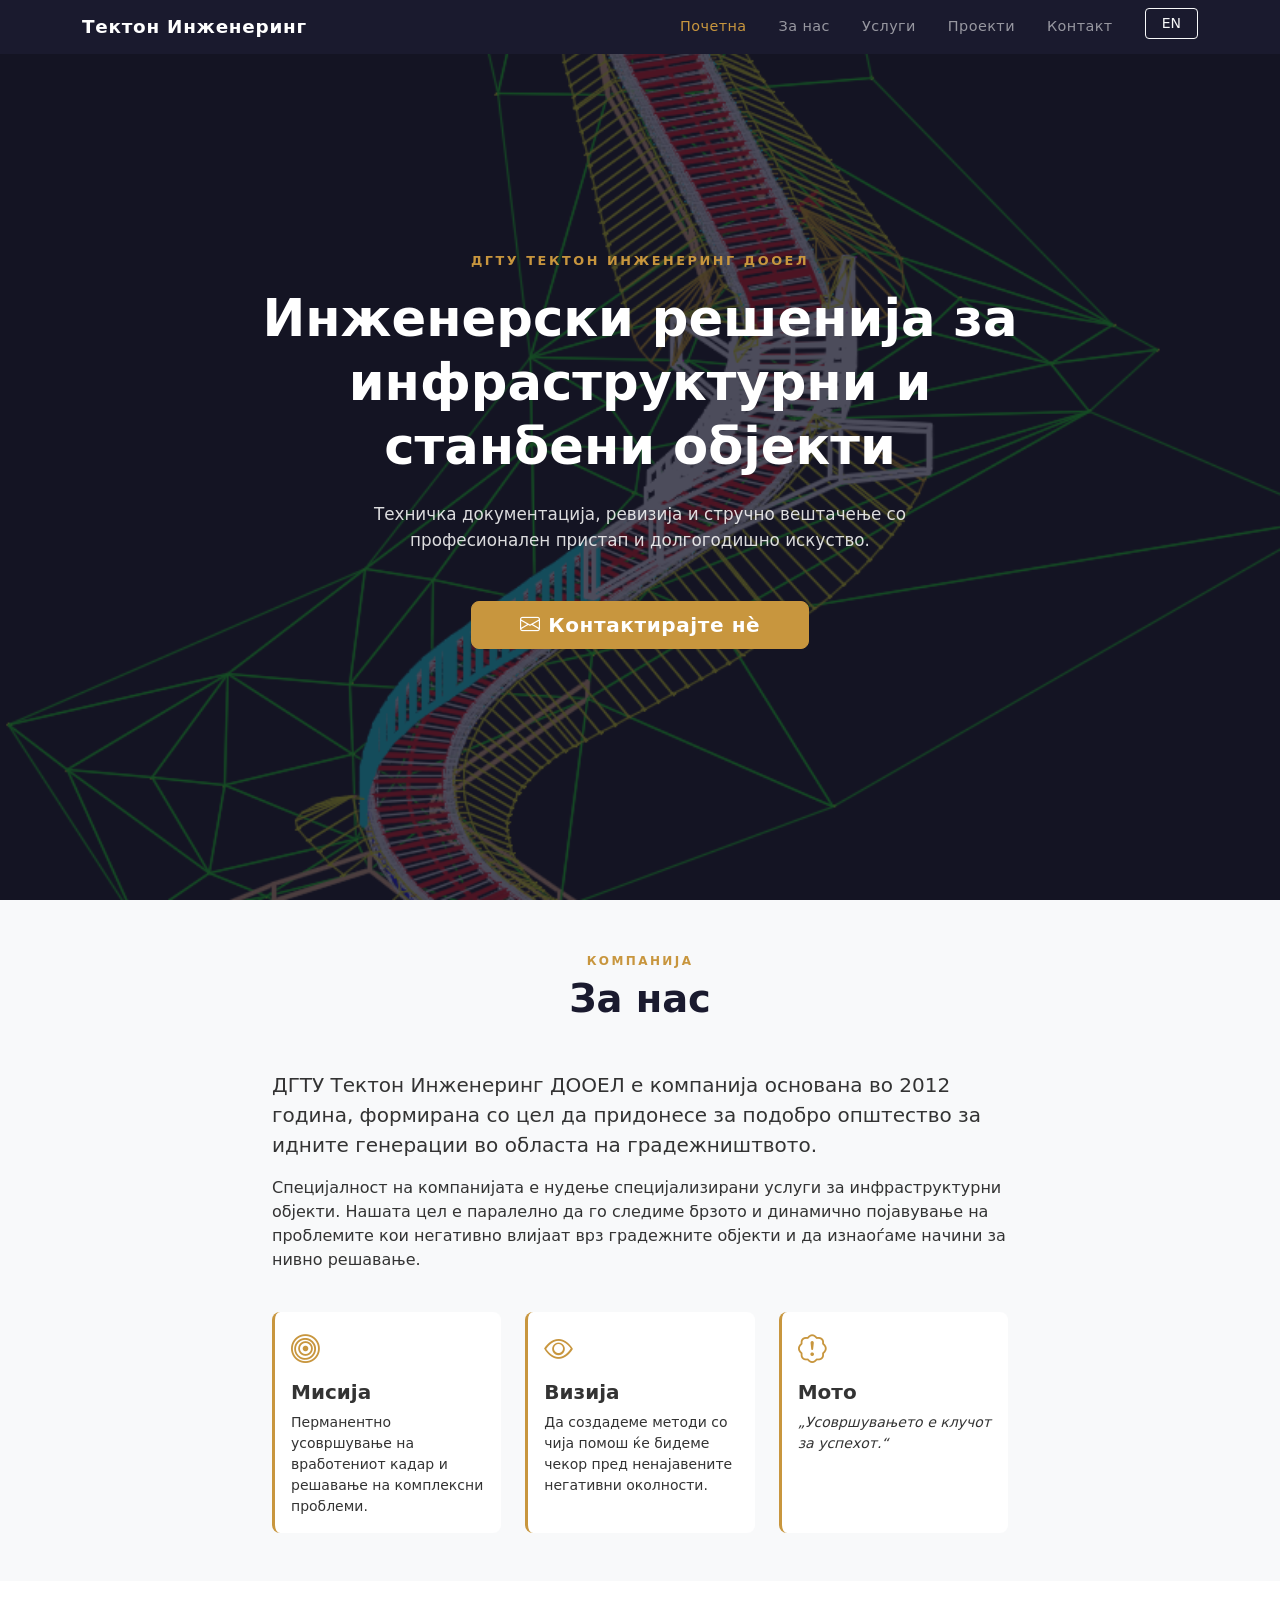
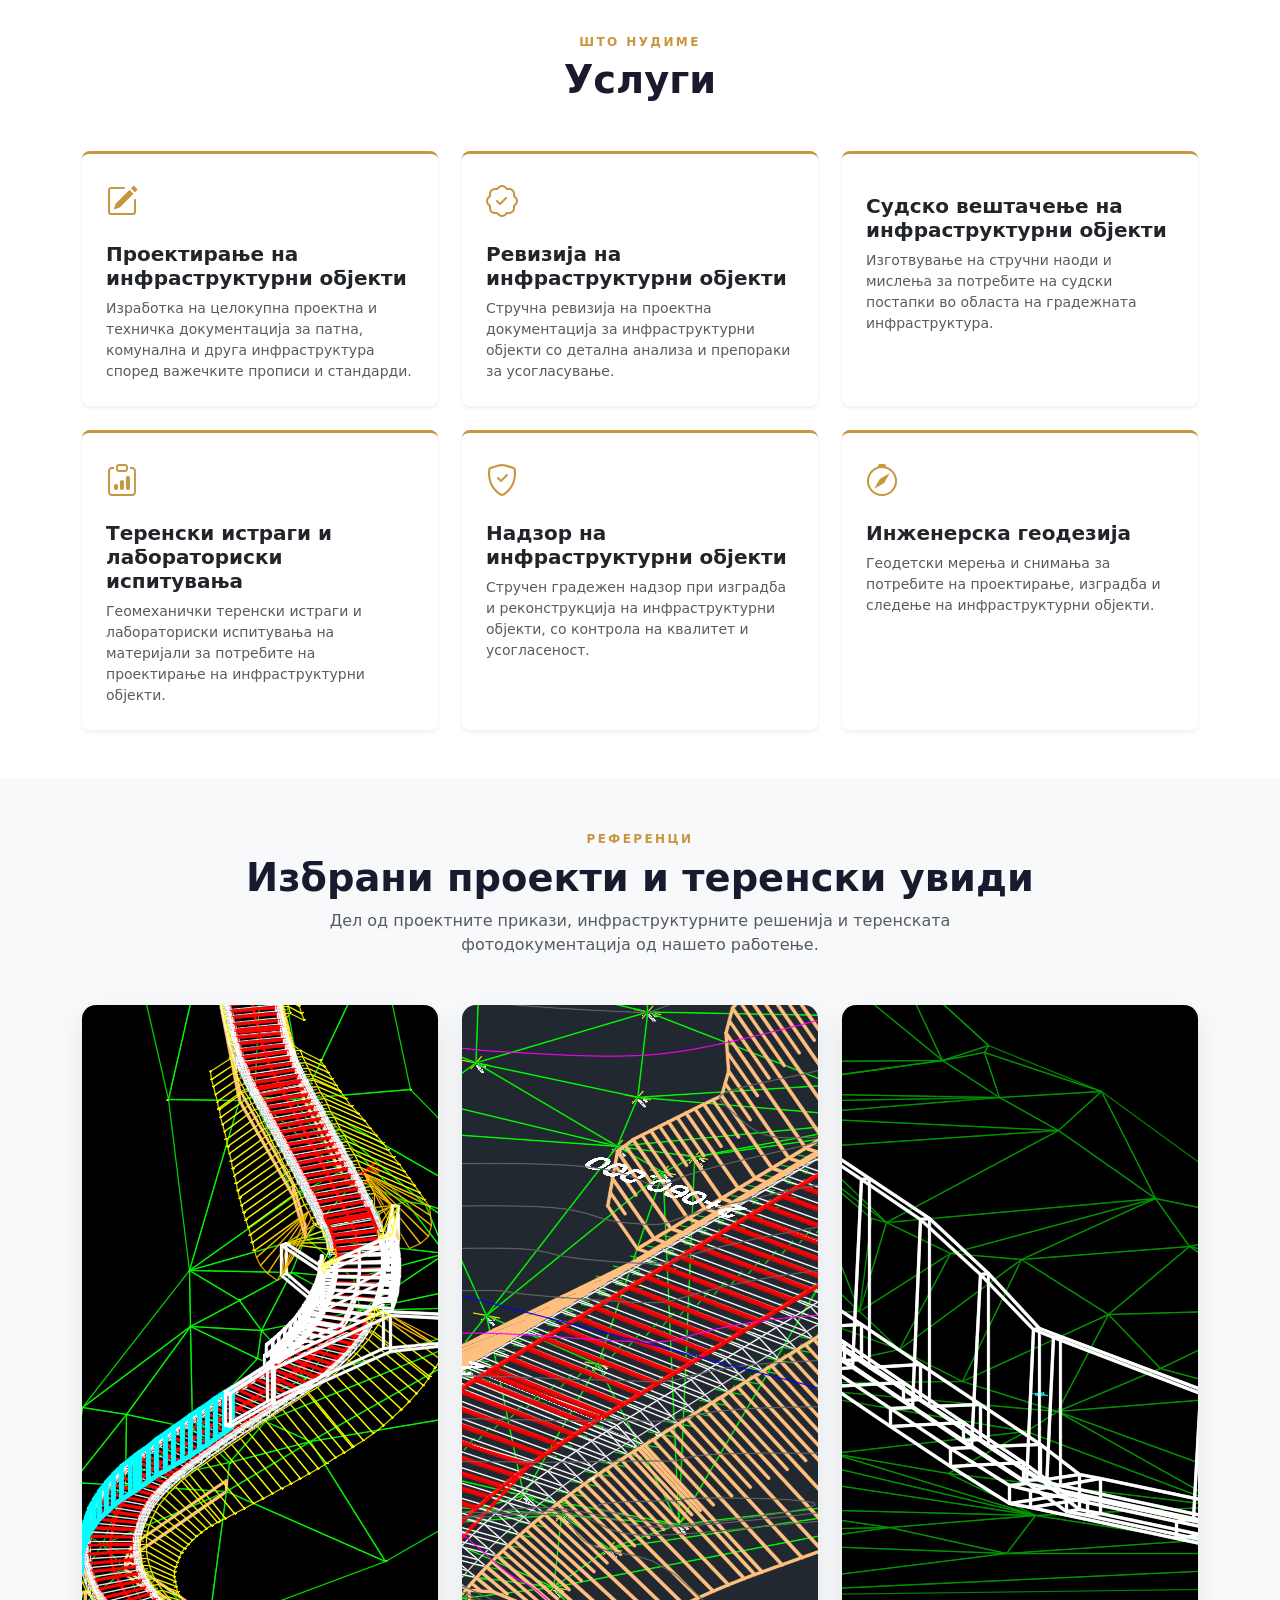
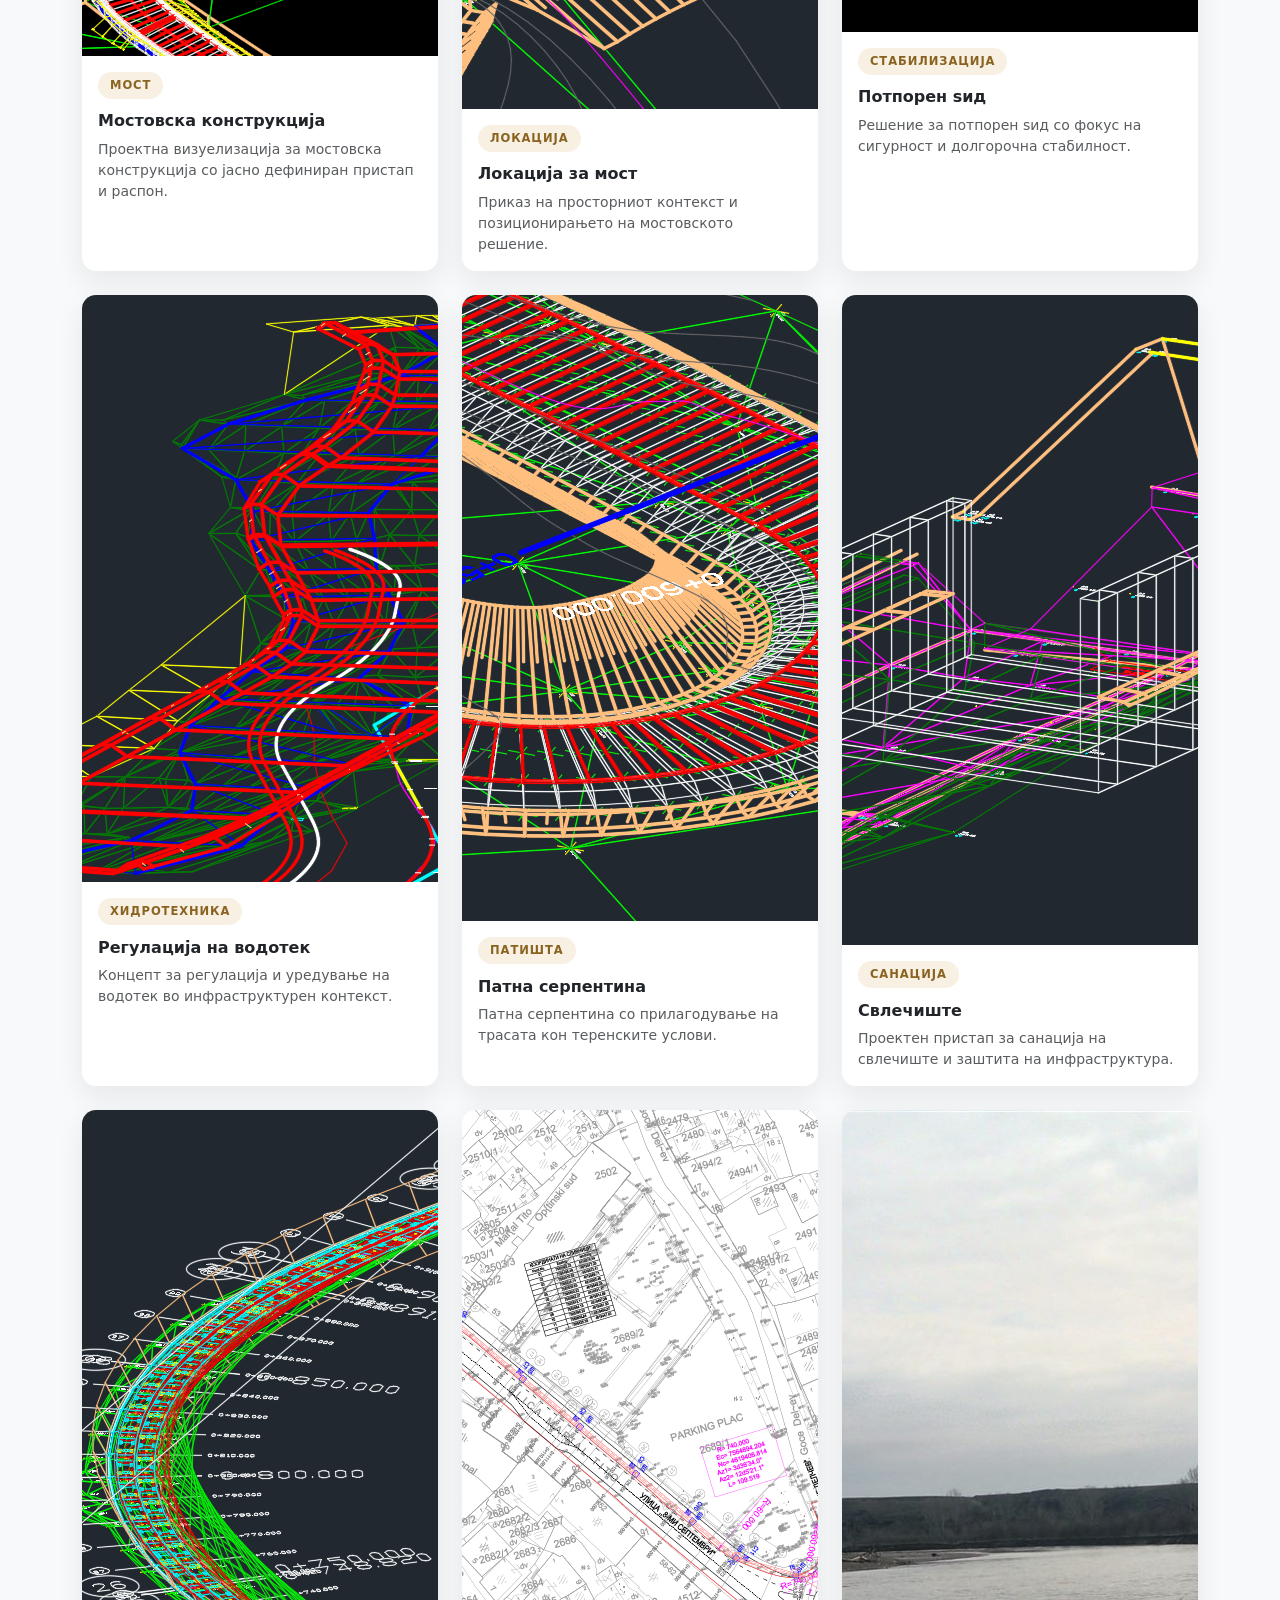
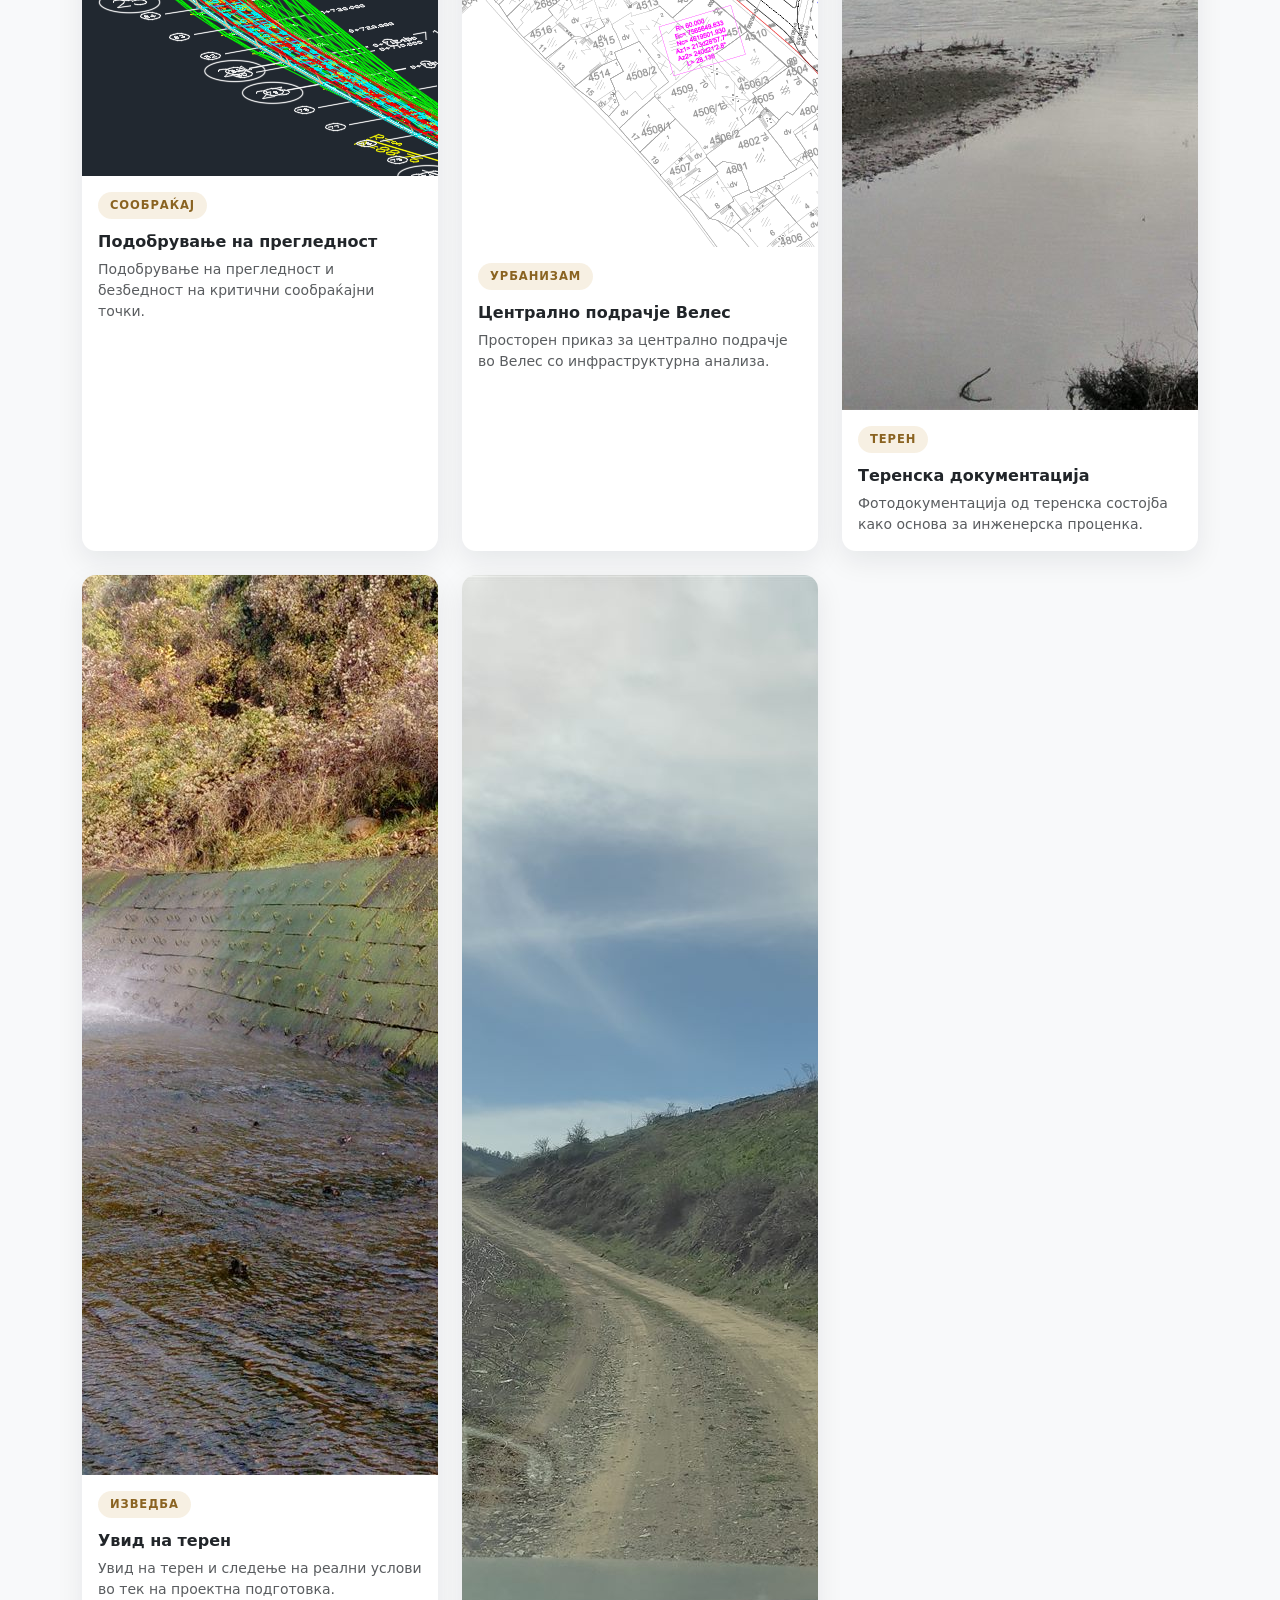
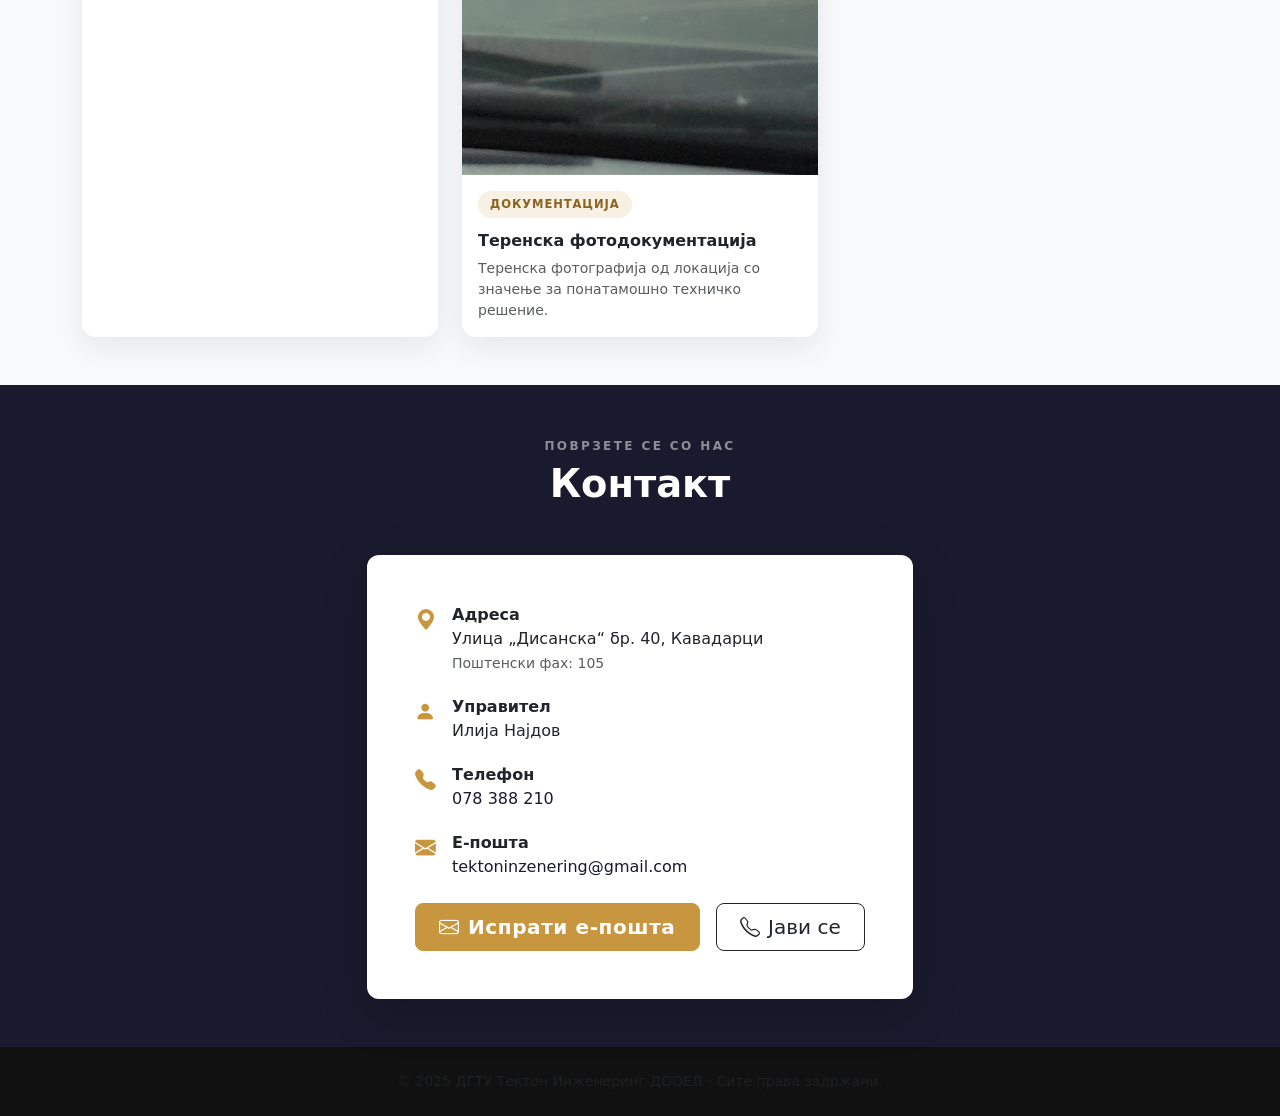
<file: index.html>
<!DOCTYPE html>
<html lang="mk">
<head>
  <meta charset="UTF-8" />
  <meta name="viewport" content="width=device-width, initial-scale=1.0" />
  <title>Тектон Инженеринг</title>

  <!-- Bootstrap 5 -->
  <link rel="stylesheet" href="https://cdn.jsdelivr.net/npm/bootstrap@5.3.3/dist/css/bootstrap.min.css" />
  <!-- Bootstrap Icons -->
  <link rel="stylesheet" href="https://cdn.jsdelivr.net/npm/bootstrap-icons@1.11.3/font/bootstrap-icons.min.css" />
  <!-- Custom styles -->
  <link rel="stylesheet" href="style.css" />
</head>
<body>

  <!-- ======================== NAVBAR ======================== -->
  <nav class="navbar navbar-expand-lg navbar-dark fixed-top" id="mainNav">
    <div class="container">
      <a class="navbar-brand fw-bold" href="#pocetna">Тектон Инженеринг</a>
      <button class="navbar-toggler" type="button"
        data-bs-toggle="collapse" data-bs-target="#navMenu"
        aria-controls="navMenu" aria-expanded="false" aria-label="Мени">
        <span class="navbar-toggler-icon"></span>
      </button>
      <div class="collapse navbar-collapse" id="navMenu">
        <ul class="navbar-nav ms-auto">
          <li class="nav-item"><a class="nav-link" href="#pocetna">Почетна</a></li>
          <li class="nav-item"><a class="nav-link" href="#za-nas">За нас</a></li>
          <li class="nav-item"><a class="nav-link" href="#uslugi">Услуги</a></li>
          <li class="nav-item"><a class="nav-link" href="#proekti">Проекти</a></li>
          <li class="nav-item"><a class="nav-link" href="#kontakt">Контакт</a></li>
          <li class="nav-item ms-lg-3">
            <a class="btn btn-sm btn-outline-light px-3" href="en.html">EN</a>
          </li>
        </ul>
      </div>
    </div>
  </nav>

  <!-- ======================== HERO ======================== -->
  <section id="pocetna" class="hero d-flex align-items-center">
    <div class="hero-overlay"></div>
    <div class="container position-relative text-white text-center">
      <p class="hero-subtitle text-uppercase letter-spacing mb-3">ДГТУ Тектон Инженеринг ДООЕЛ</p>
      <h1 class="hero-title mb-4">
        Инженерски решенија за инфраструктурни и станбени објекти
      </h1>
      <p class="hero-desc mb-5">
        Техничка документација, ревизија и стручно вештачење со професионален пристап и долгогодишно искуство.
      </p>
      <a href="#kontakt" class="btn btn-accent btn-lg px-5">
        <i class="bi bi-envelope me-2"></i>Контактирајте нѐ
      </a>
    </div>
  </section>

  <!-- ======================== ЗА НАС ======================== -->
  <section id="za-nas" class="py-5 bg-light">
    <div class="container">
      <div class="section-header text-center mb-5">
        <span class="section-label">Компанија</span>
        <h2 class="section-title">За нас</h2>
      </div>
      <div class="row justify-content-center">
        <div class="col-lg-8">
          <p class="lead">
            ДГТУ Тектон Инженеринг ДООЕЛ е компанија основана во <strong>2012 година</strong>,
            формирана со цел да придонесе за подобро општество за идните генерации
            во областа на градежништвото.
          </p>
          <p>
            Специјалност на компанијата е нудење специјализирани услуги за инфраструктурни
            објекти. Нашата цел е паралелно да го следиме брзото и динамично појавување на
            проблемите кои негативно влијаат врз градежните објекти и да изнаоѓаме начини
            за нивно решавање.
          </p>
          <div class="row g-4 mt-2">
            <div class="col-md-4">
              <div class="about-card p-3 h-100">
                <i class="bi bi-bullseye about-icon mb-2"></i>
                <h5 class="fw-semibold">Мисија</h5>
                <p class="mb-0 small">Перманентно усовршување на вработениот кадар и решавање на комплексни проблеми.</p>
              </div>
            </div>
            <div class="col-md-4">
              <div class="about-card p-3 h-100">
                <i class="bi bi-eye about-icon mb-2"></i>
                <h5 class="fw-semibold">Визија</h5>
                <p class="mb-0 small">Да создадеме методи со чија помош ќе бидеме чекор пред ненајавените негативни околности.</p>
              </div>
            </div>
            <div class="col-md-4">
              <div class="about-card p-3 h-100">
                <i class="bi bi-patch-exclamation about-icon mb-2"></i>
                <h5 class="fw-semibold">Мото</h5>
                <p class="mb-0 small fst-italic">&bdquo;Усовршувањето е клучот за успехот.&ldquo;</p>
              </div>
            </div>
          </div>
        </div>
      </div>
    </div>
  </section>

  <!-- ======================== УСЛУГИ ======================== -->
  <section id="uslugi" class="py-5">
    <div class="container">
      <div class="section-header text-center mb-5">
        <span class="section-label">Што нудиме</span>
        <h2 class="section-title">Услуги</h2>
      </div>
      <div class="row g-4">

        <div class="col-md-6 col-lg-4">
          <div class="service-card card h-100 border-0 shadow-sm p-4">
            <i class="bi bi-pencil-square service-icon mb-3"></i>
            <h5 class="fw-semibold">Проектирање на инфраструктурни објекти</h5>
            <p class="text-muted small mb-0">
              Изработка на целокупна проектна и техничка документација за патна, комунална и друга инфраструктура според важечките прописи и стандарди.
            </p>
          </div>
        </div>

        <div class="col-md-6 col-lg-4">
          <div class="service-card card h-100 border-0 shadow-sm p-4">
            <i class="bi bi-patch-check service-icon mb-3"></i>
            <h5 class="fw-semibold">Ревизија на инфраструктурни објекти</h5>
            <p class="text-muted small mb-0">
              Стручна ревизија на проектна документација за инфраструктурни објекти со детална анализа и препораки за усогласување.
            </p>
          </div>
        </div>

        <div class="col-md-6 col-lg-4">
          <div class="service-card card h-100 border-0 shadow-sm p-4">
            <i class="bi bi-scales service-icon mb-3"></i>
            <h5 class="fw-semibold">Судско вештачење на инфраструктурни објекти</h5>
            <p class="text-muted small mb-0">
              Изготвување на стручни наоди и мислења за потребите на судски постапки во областа на градежната инфраструктура.
            </p>
          </div>
        </div>

        <div class="col-md-6 col-lg-4">
          <div class="service-card card h-100 border-0 shadow-sm p-4">
            <i class="bi bi-clipboard-data service-icon mb-3"></i>
            <h5 class="fw-semibold">Теренски истраги и лабораториски испитувања</h5>
            <p class="text-muted small mb-0">
              Геомеханички теренски истраги и лабораториски испитувања на материјали за потребите на проектирање на инфраструктурни објекти.
            </p>
          </div>
        </div>

        <div class="col-md-6 col-lg-4">
          <div class="service-card card h-100 border-0 shadow-sm p-4">
            <i class="bi bi-shield-check service-icon mb-3"></i>
            <h5 class="fw-semibold">Надзор на инфраструктурни објекти</h5>
            <p class="text-muted small mb-0">
              Стручен градежен надзор при изградба и реконструкција на инфраструктурни објекти, со контрола на квалитет и усогласеност.
            </p>
          </div>
        </div>

        <div class="col-md-6 col-lg-4">
          <div class="service-card card h-100 border-0 shadow-sm p-4">
            <i class="bi bi-compass service-icon mb-3"></i>
            <h5 class="fw-semibold">Инженерска геодезија</h5>
            <p class="text-muted small mb-0">
              Геодетски мерења и снимања за потребите на проектирање, изградба и следење на инфраструктурни објекти.
            </p>
          </div>
        </div>

      </div>
    </div>
  </section>

  <!-- ======================== ПРОЕКТИ ======================== -->
  <section id="proekti" class="py-5 bg-light">
    <div class="container">
      <div class="section-header text-center mb-5">
        <span class="section-label">Референци</span>
        <h2 class="section-title">Избрани проекти и теренски увиди</h2>
        <p class="text-muted mt-2 projects-intro">
          Дел од проектните прикази, инфраструктурните решенија и теренската фотодокументација од нашето работење.
        </p>
      </div>
      <div class="row g-4">
        <div class="col-sm-6 col-lg-4">
          <article class="project-card card h-100">
            <img src="assets/Most.png" class="card-img-top project-img" alt="Мостовска конструкција" width="829" height="651" loading="lazy" decoding="async" />
            <div class="card-body">
              <span class="project-tag">Мост</span>
              <h6 class="fw-semibold mb-2">Мостовска конструкција</h6>
              <p class="text-muted small mb-0">Проектна визуелизација за мостовска конструкција со јасно дефиниран пристап и распон.</p>
            </div>
          </article>
        </div>
        <div class="col-sm-6 col-lg-4">
          <article class="project-card card h-100">
            <img src="assets/Lokacija%20za%20most.png" class="card-img-top project-img" alt="Локација за мост" width="1176" height="704" loading="lazy" decoding="async" />
            <div class="card-body">
              <span class="project-tag">Локација</span>
              <h6 class="fw-semibold mb-2">Локација за мост</h6>
              <p class="text-muted small mb-0">Приказ на просторниот контекст и позиционирањето на мостовското решение.</p>
            </div>
          </article>
        </div>
        <div class="col-sm-6 col-lg-4">
          <article class="project-card card h-100">
            <img src="assets/Potporen%20zid-1.png" class="card-img-top project-img" alt="Потпорен ѕид" width="931" height="627" loading="lazy" decoding="async" />
            <div class="card-body">
              <span class="project-tag">Стабилизација</span>
              <h6 class="fw-semibold mb-2">Потпорен ѕид</h6>
              <p class="text-muted small mb-0">Решение за потпорен ѕид со фокус на сигурност и долгорочна стабилност.</p>
            </div>
          </article>
        </div>
        <div class="col-sm-6 col-lg-4">
          <article class="project-card card h-100">
            <img src="assets/Regulacija.png" class="card-img-top project-img" alt="Регулација на водотек" width="872" height="587" loading="lazy" decoding="async" />
            <div class="card-body">
              <span class="project-tag">Хидротехника</span>
              <h6 class="fw-semibold mb-2">Регулација на водотек</h6>
              <p class="text-muted small mb-0">Концепт за регулација и уредување на водотек во инфраструктурен контекст.</p>
            </div>
          </article>
        </div>
        <div class="col-sm-6 col-lg-4">
          <article class="project-card card h-100">
            <img src="assets/Serpentina.png" class="card-img-top project-img" alt="Патна серпентина" width="1093" height="626" loading="lazy" decoding="async" />
            <div class="card-body">
              <span class="project-tag">Патишта</span>
              <h6 class="fw-semibold mb-2">Патна серпентина</h6>
              <p class="text-muted small mb-0">Патна серпентина со прилагодување на трасата кон теренските услови.</p>
            </div>
          </article>
        </div>
        <div class="col-sm-6 col-lg-4">
          <article class="project-card card h-100">
            <img src="assets/Slapiste.png" class="card-img-top project-img" alt="Санација на свлечиште" width="952" height="650" loading="lazy" decoding="async" />
            <div class="card-body">
              <span class="project-tag">Санација</span>
              <h6 class="fw-semibold mb-2">Свлечиште</h6>
              <p class="text-muted small mb-0">Проектен пристап за санација на свлечиште и заштита на инфраструктура.</p>
            </div>
          </article>
        </div>
        <div class="col-sm-6 col-lg-4">
          <article class="project-card card h-100">
            <img src="assets/Preglednost.png" class="card-img-top project-img" alt="Подобрување на прегледност" width="820" height="666" loading="lazy" decoding="async" />
            <div class="card-body">
              <span class="project-tag">Сообраќај</span>
              <h6 class="fw-semibold mb-2">Подобрување на прегледност</h6>
              <p class="text-muted small mb-0">Подобрување на прегледност и безбедност на критични сообраќајни точки.</p>
            </div>
          </article>
        </div>
        <div class="col-sm-6 col-lg-4">
          <article class="project-card card h-100">
            <img src="assets/Centralno%20podracje-Veles.png" class="card-img-top project-img" alt="Централно подрачје Велес" width="1263" height="737" loading="lazy" decoding="async" />
            <div class="card-body">
              <span class="project-tag">Урбанизам</span>
              <h6 class="fw-semibold mb-2">Централно подрачје Велес</h6>
              <p class="text-muted small mb-0">Просторен приказ за централно подрачје во Велес со инфраструктурна анализа.</p>
            </div>
          </article>
        </div>
        <div class="col-sm-6 col-lg-4">
          <article class="project-card card h-100">
            <img src="assets/optimized/DSC_0429.jpg" class="card-img-top project-img" alt="Теренска документација" width="1600" height="900" loading="lazy" decoding="async" />
            <div class="card-body">
              <span class="project-tag">Терен</span>
              <h6 class="fw-semibold mb-2">Теренска документација</h6>
              <p class="text-muted small mb-0">Фотодокументација од теренска состојба како основа за инженерска проценка.</p>
            </div>
          </article>
        </div>
        <div class="col-sm-6 col-lg-4">
          <article class="project-card card h-100">
            <img src="assets/optimized/DSC_0140.jpg" class="card-img-top project-img" alt="Увид на терен" width="1600" height="900" loading="lazy" decoding="async" />
            <div class="card-body">
              <span class="project-tag">Изведба</span>
              <h6 class="fw-semibold mb-2">Увид на терен</h6>
              <p class="text-muted small mb-0">Увид на терен и следење на реални услови во тек на проектна подготовка.</p>
            </div>
          </article>
        </div>
        <div class="col-sm-6 col-lg-4">
          <article class="project-card card h-100">
            <img src="assets/optimized/IMG_20230428_154133.jpg" class="card-img-top project-img" alt="Теренска фотодокументација" width="1600" height="1200" loading="lazy" decoding="async" />
            <div class="card-body">
              <span class="project-tag">Документација</span>
              <h6 class="fw-semibold mb-2">Теренска фотодокументација</h6>
              <p class="text-muted small mb-0">Теренска фотографија од локација со значење за понатамошно техничко решение.</p>
            </div>
          </article>
        </div>
      </div>
    </div>
  </section>

  <!-- ======================== КОНТАКТ ======================== -->
  <section id="kontakt" class="py-5 kontakt-section">
    <div class="container">
      <div class="section-header text-center mb-5">
        <span class="section-label text-white-50">Поврзете се со нас</span>
        <h2 class="section-title text-white">Контакт</h2>
      </div>
      <div class="row justify-content-center">
        <div class="col-lg-6">
          <div class="card border-0 shadow-lg kontakt-card p-4 p-md-5">
            <ul class="list-unstyled kontakt-list mb-4">
              <li>
                <i class="bi bi-geo-alt-fill kontakt-icon"></i>
                <div>
                  <strong>Адреса</strong><br />
                  Улица „Дисанска“ бр. 40, Кавадарци<br />
                  <span class="text-muted small">Поштенски фах: 105</span>
                </div>
              </li>
              <li>
                <i class="bi bi-person-fill kontakt-icon"></i>
                <div>
                  <strong>Управител</strong><br />
                  Илија Најдов
                </div>
              </li>
              <li>
                <i class="bi bi-telephone-fill kontakt-icon"></i>
                <div>
                  <strong>Телефон</strong><br />
                  <a href="tel:+38978388210" class="kontakt-link">078 388 210</a>
                </div>
              </li>
              <li>
                <i class="bi bi-envelope-fill kontakt-icon"></i>
                <div>
                  <strong>Е-пошта</strong><br />
                  <a href="mailto:tektoninzenering@gmail.com" class="kontakt-link">tektoninzenering@gmail.com</a>
                </div>
              </li>
            </ul>
            <div class="d-flex flex-column flex-sm-row gap-3">
              <a href="mailto:tektoninzenering@gmail.com" class="btn btn-accent btn-lg flex-fill">
                <i class="bi bi-envelope me-2"></i>Испрати е-пошта
              </a>
              <a href="tel:+38978388210" class="btn btn-outline-dark btn-lg flex-fill">
                <i class="bi bi-telephone me-2"></i>Јави се
              </a>
            </div>
          </div>
        </div>
      </div>
    </div>
  </section>

  <!-- ======================== FOOTER ======================== -->
  <footer class="footer py-4 text-center">
    <div class="container">
      <p class="mb-0 text-muted small">
        &copy; 2025 ДГТУ Тектон Инженеринг ДООЕЛ - Сите права задржани.
      </p>
    </div>
  </footer>

  <!-- Bootstrap JS -->
  <script src="https://cdn.jsdelivr.net/npm/bootstrap@5.3.3/dist/js/bootstrap.bundle.min.js"></script>
  <!-- Custom JS -->
  <script src="script.js"></script>
</body>
</html>
</file>
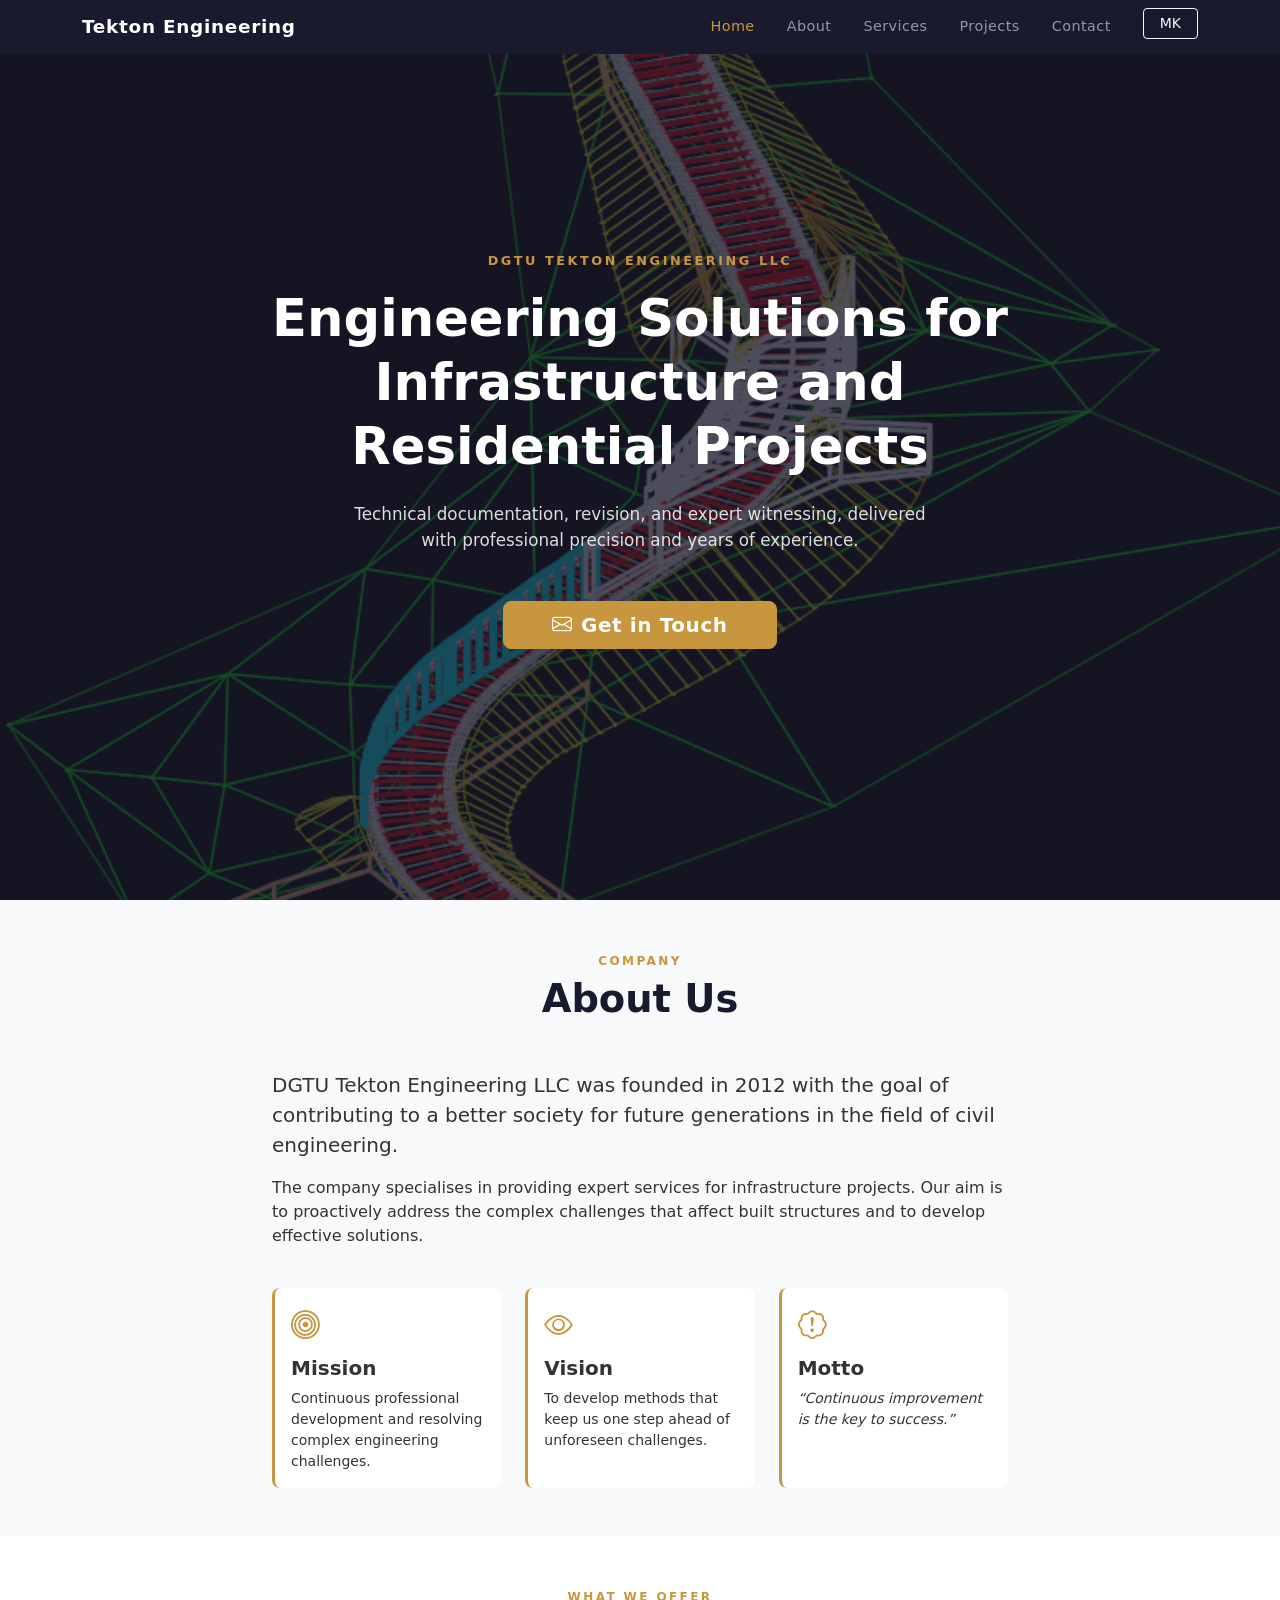
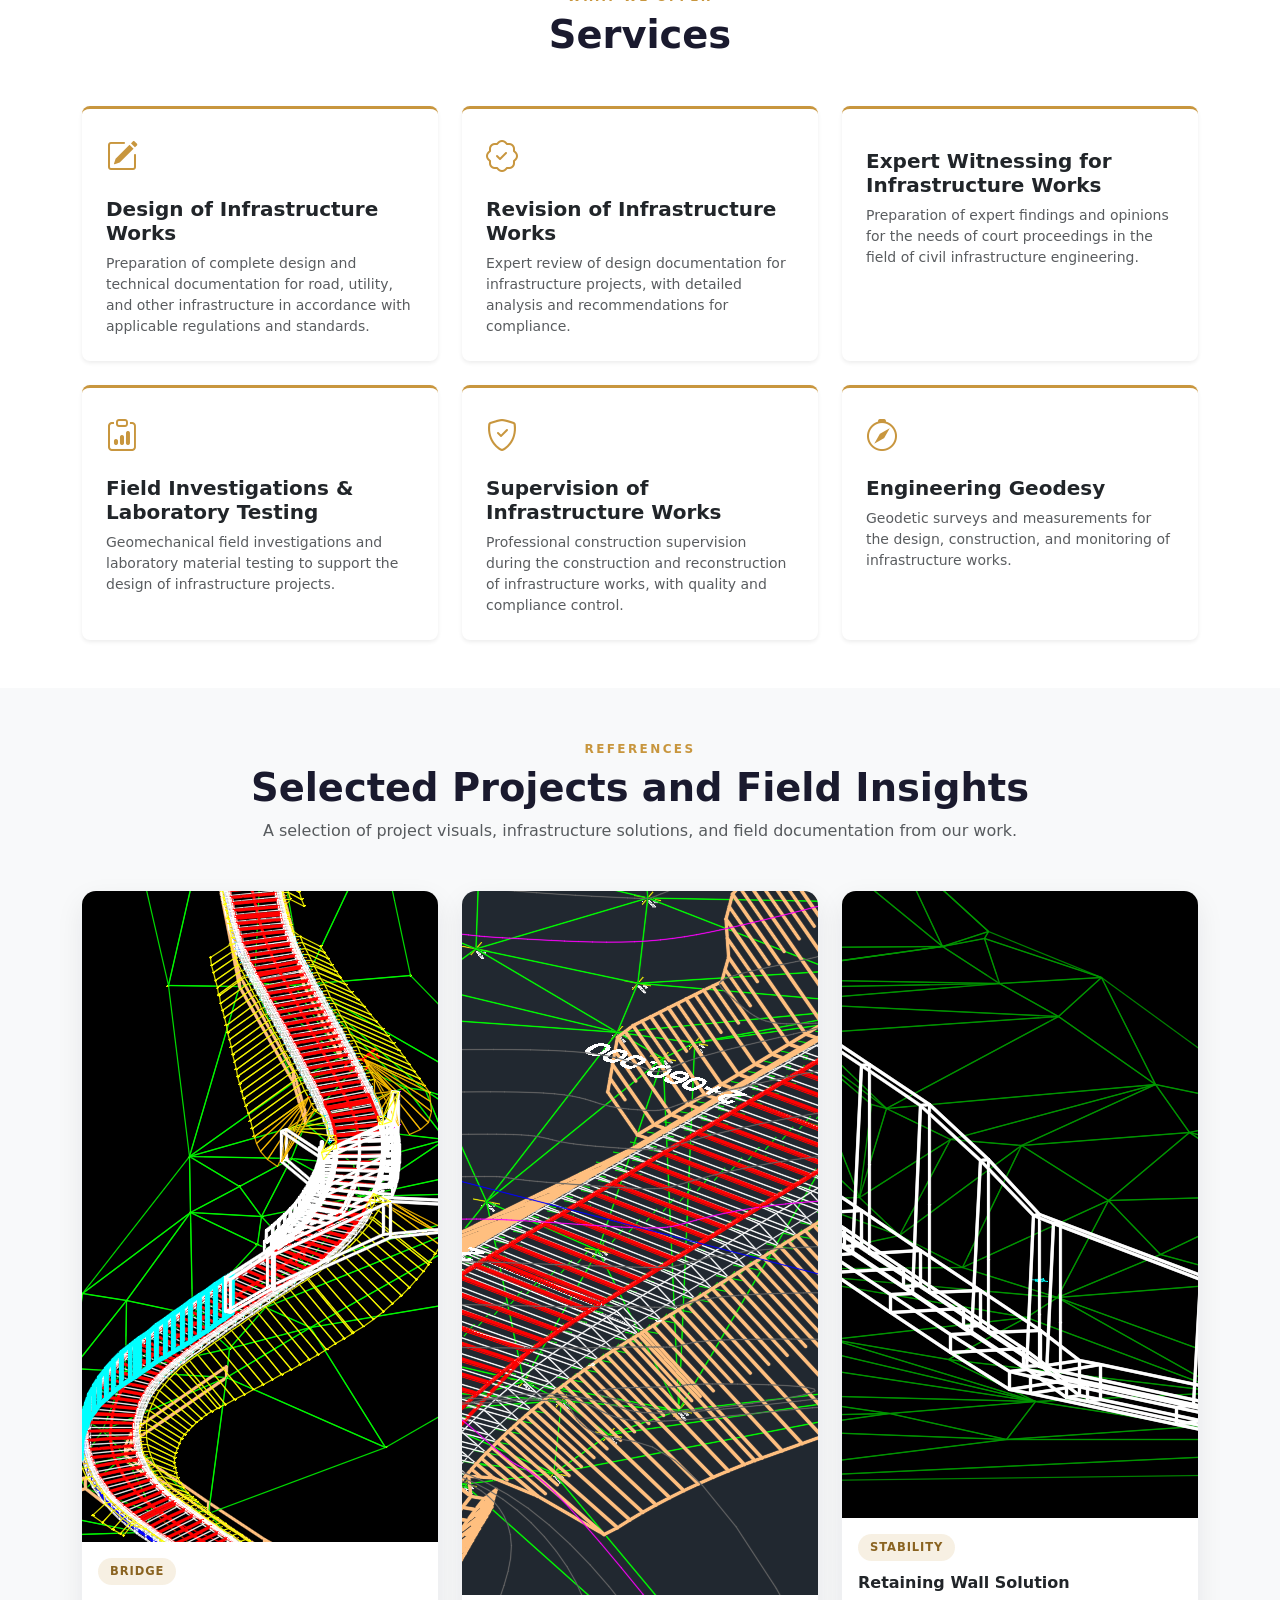
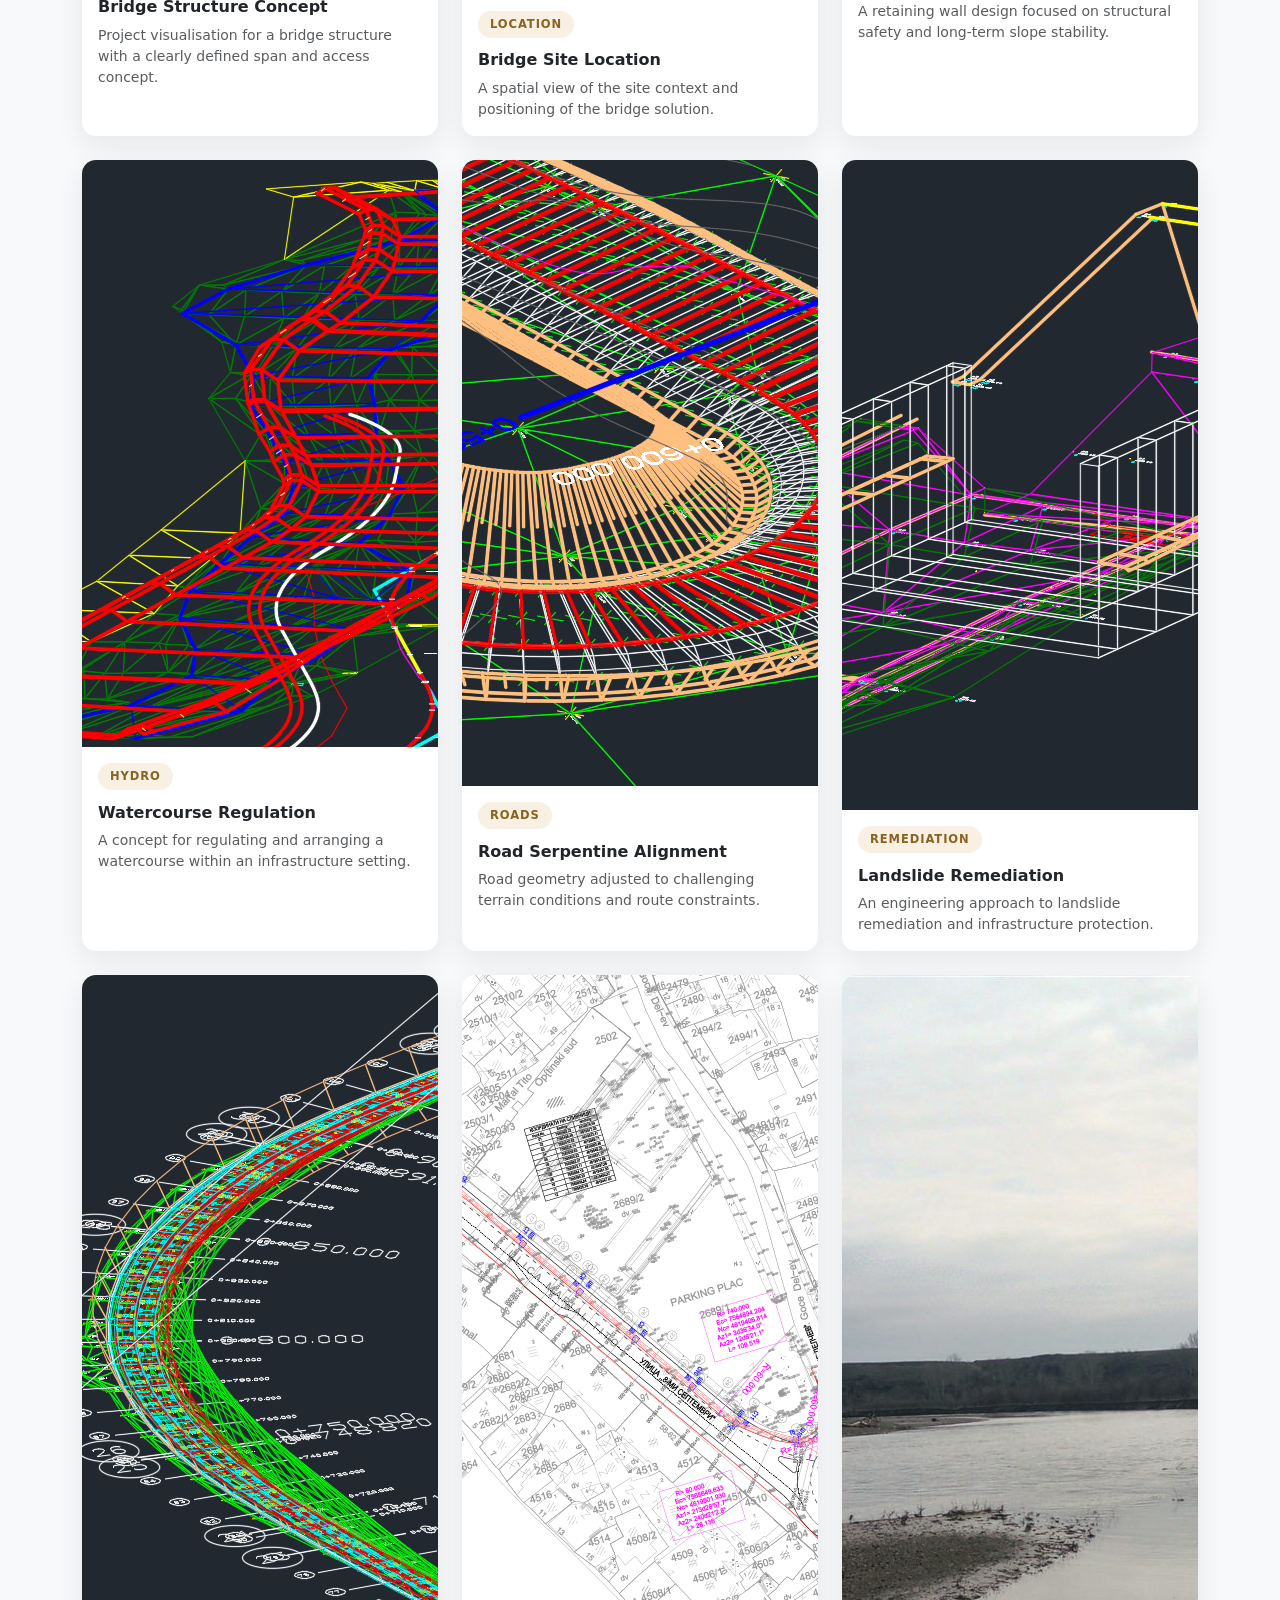
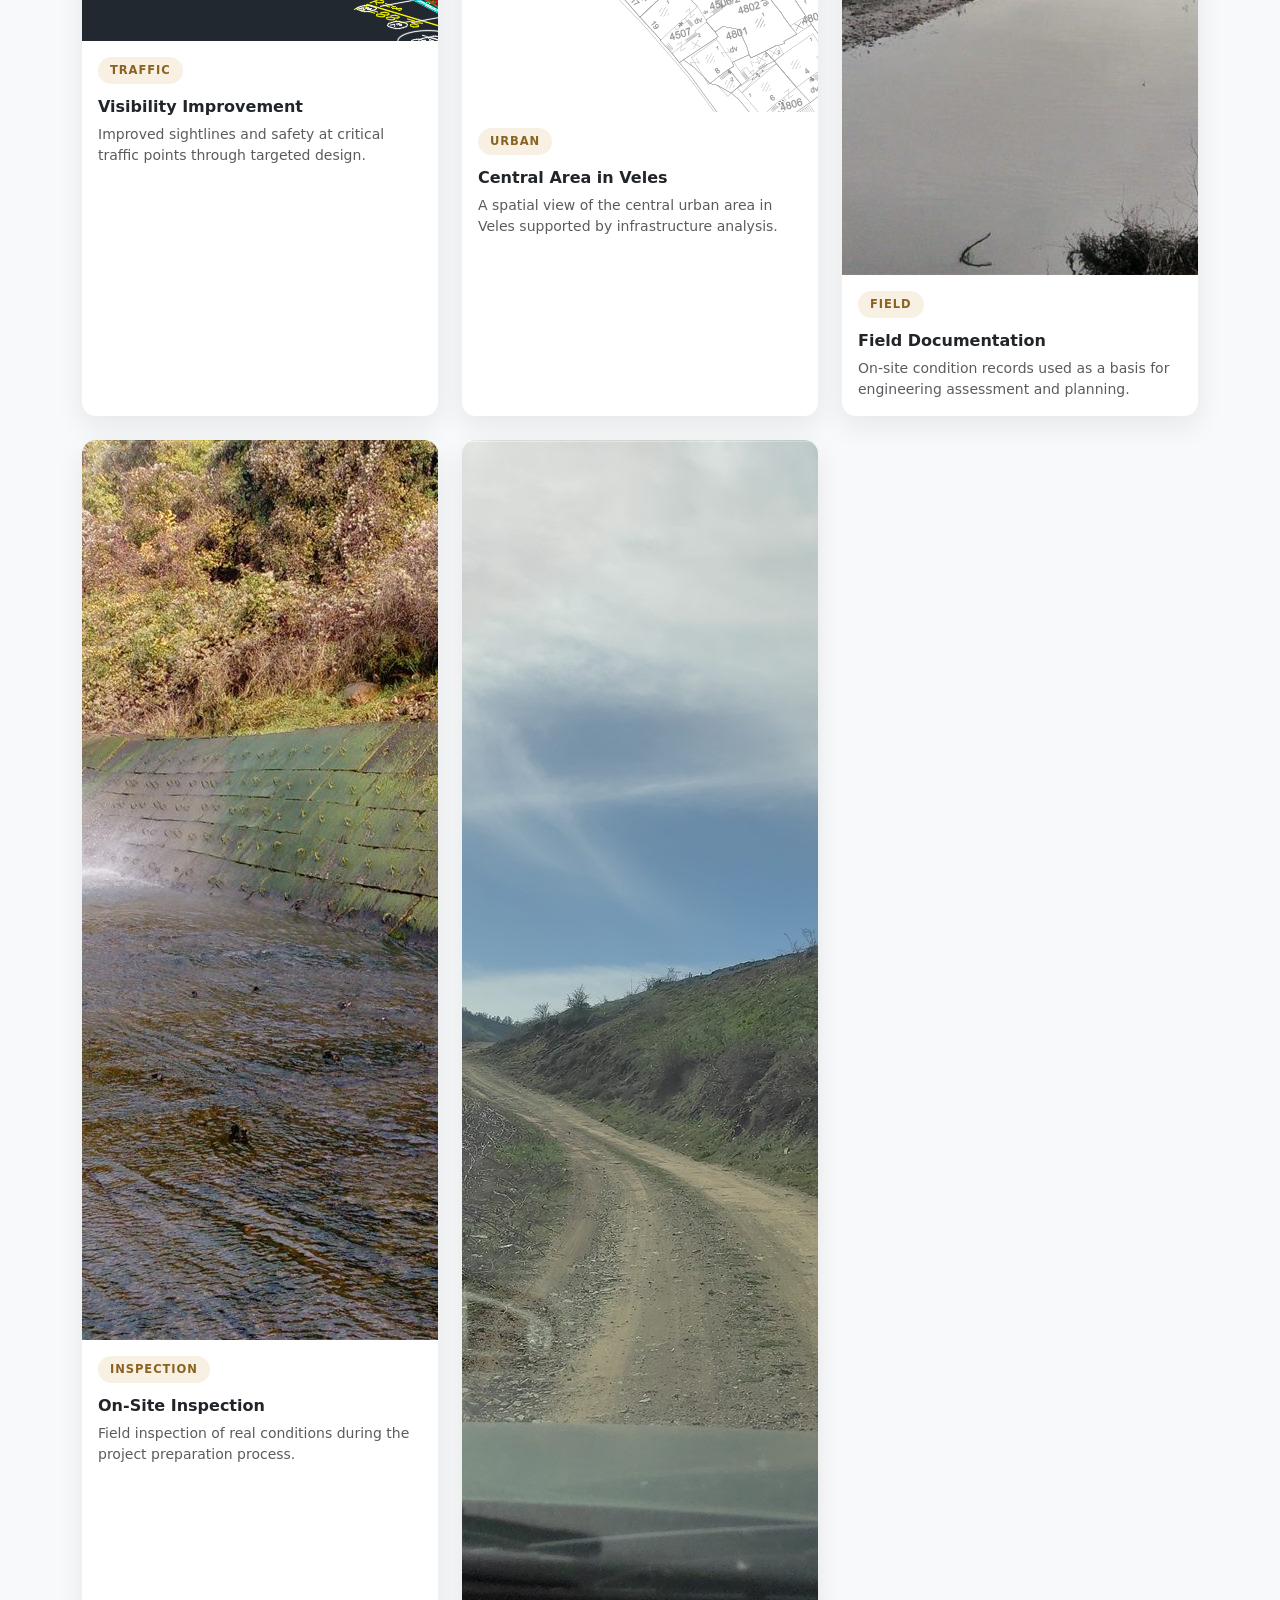
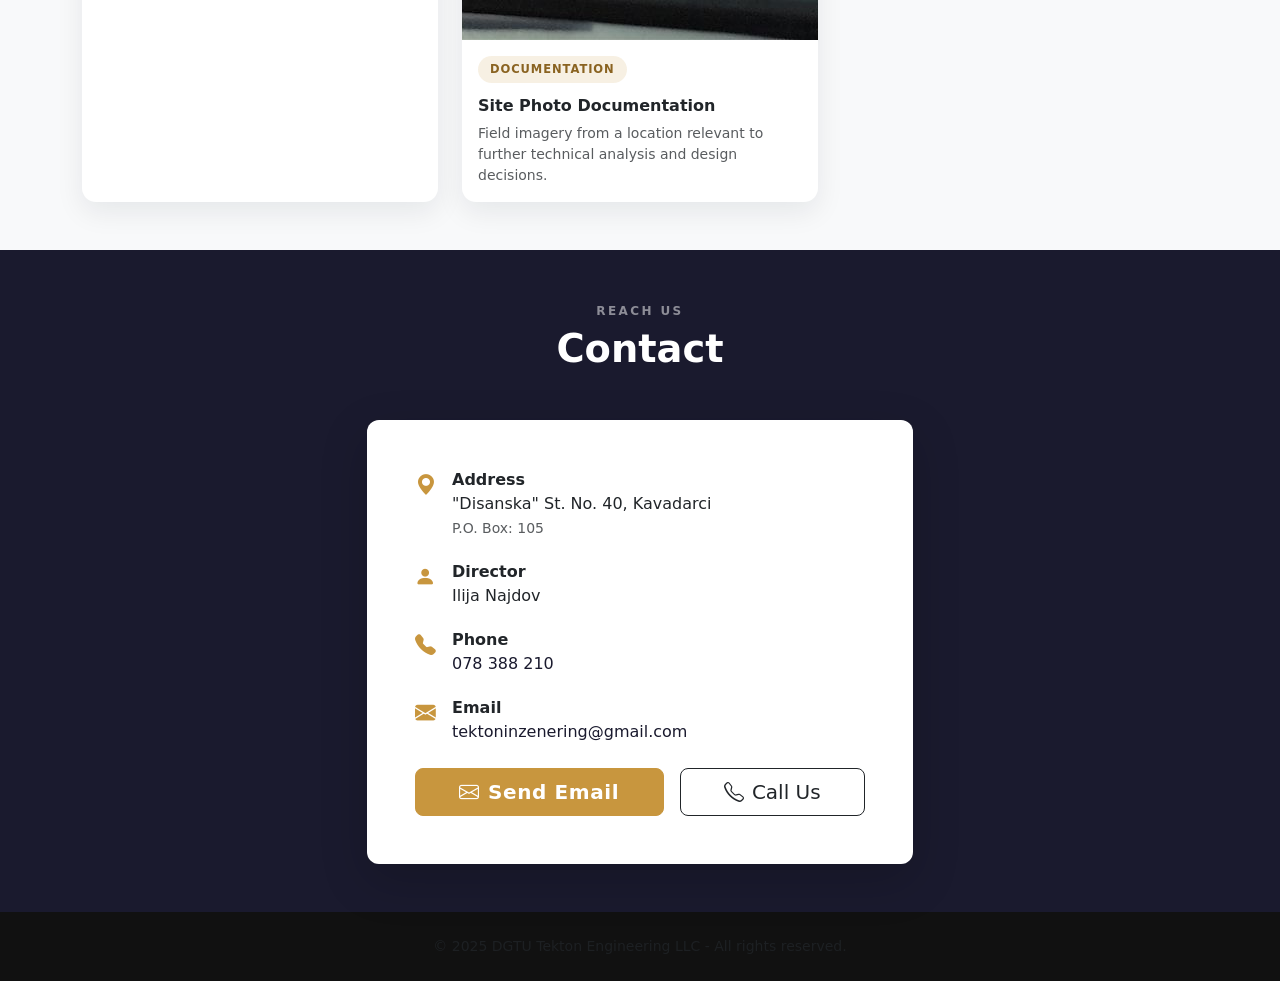
<file: en.html>
<!DOCTYPE html>
<html lang="en">
<head>
  <meta charset="UTF-8" />
  <meta name="viewport" content="width=device-width, initial-scale=1.0" />
  <title>Tekton Engineering</title>

  <!-- Bootstrap 5 -->
  <link rel="stylesheet" href="https://cdn.jsdelivr.net/npm/bootstrap@5.3.3/dist/css/bootstrap.min.css" />
  <!-- Bootstrap Icons -->
  <link rel="stylesheet" href="https://cdn.jsdelivr.net/npm/bootstrap-icons@1.11.3/font/bootstrap-icons.min.css" />
  <!-- Custom styles (shared) -->
  <link rel="stylesheet" href="style.css" />
</head>
<body>

  <!-- ======================== NAVBAR ======================== -->
  <nav class="navbar navbar-expand-lg navbar-dark fixed-top" id="mainNav">
    <div class="container">
      <a class="navbar-brand fw-bold" href="#home">Tekton Engineering</a>
      <button class="navbar-toggler" type="button"
        data-bs-toggle="collapse" data-bs-target="#navMenu"
        aria-controls="navMenu" aria-expanded="false" aria-label="Menu">
        <span class="navbar-toggler-icon"></span>
      </button>
      <div class="collapse navbar-collapse" id="navMenu">
        <ul class="navbar-nav ms-auto">
          <li class="nav-item"><a class="nav-link" href="#home">Home</a></li>
          <li class="nav-item"><a class="nav-link" href="#about">About</a></li>
          <li class="nav-item"><a class="nav-link" href="#services">Services</a></li>
          <li class="nav-item"><a class="nav-link" href="#projects">Projects</a></li>
          <li class="nav-item"><a class="nav-link" href="#contact">Contact</a></li>
          <li class="nav-item ms-lg-3">
            <a class="btn btn-sm btn-outline-light px-3" href="index.html">MK</a>
          </li>
        </ul>
      </div>
    </div>
  </nav>

  <!-- ======================== HERO ======================== -->
  <section id="home" class="hero d-flex align-items-center">
    <div class="hero-overlay"></div>
    <div class="container position-relative text-white text-center">
      <p class="hero-subtitle text-uppercase letter-spacing mb-3">DGTU Tekton Engineering LLC</p>
      <h1 class="hero-title mb-4">
        Engineering Solutions for Infrastructure and Residential Projects
      </h1>
      <p class="hero-desc mb-5">
        Technical documentation, revision, and expert witnessing, delivered with professional precision and years of experience.
      </p>
      <a href="#contact" class="btn btn-accent btn-lg px-5">
        <i class="bi bi-envelope me-2"></i>Get in Touch
      </a>
    </div>
  </section>

  <!-- ======================== ABOUT ======================== -->
  <section id="about" class="py-5 bg-light">
    <div class="container">
      <div class="section-header text-center mb-5">
        <span class="section-label">Company</span>
        <h2 class="section-title">About Us</h2>
      </div>
      <div class="row justify-content-center">
        <div class="col-lg-8">
          <p class="lead">
            DGTU Tekton Engineering LLC was founded in <strong>2012</strong> with the goal of contributing to a better society for future generations in the field of civil engineering.
          </p>
          <p>
            The company specialises in providing expert services for infrastructure projects. Our aim is to proactively address the complex challenges that affect built structures and to develop effective solutions.
          </p>
          <div class="row g-4 mt-2">
            <div class="col-md-4">
              <div class="about-card p-3 h-100">
                <i class="bi bi-bullseye about-icon mb-2"></i>
                <h5 class="fw-semibold">Mission</h5>
                <p class="mb-0 small">Continuous professional development and resolving complex engineering challenges.</p>
              </div>
            </div>
            <div class="col-md-4">
              <div class="about-card p-3 h-100">
                <i class="bi bi-eye about-icon mb-2"></i>
                <h5 class="fw-semibold">Vision</h5>
                <p class="mb-0 small">To develop methods that keep us one step ahead of unforeseen challenges.</p>
              </div>
            </div>
            <div class="col-md-4">
              <div class="about-card p-3 h-100">
                <i class="bi bi-patch-exclamation about-icon mb-2"></i>
                <h5 class="fw-semibold">Motto</h5>
                <p class="mb-0 small fst-italic">&ldquo;Continuous improvement is the key to success.&rdquo;</p>
              </div>
            </div>
          </div>
        </div>
      </div>
    </div>
  </section>

  <!-- ======================== SERVICES ======================== -->
  <section id="services" class="py-5">
    <div class="container">
      <div class="section-header text-center mb-5">
        <span class="section-label">What We Offer</span>
        <h2 class="section-title">Services</h2>
      </div>
      <div class="row g-4">

        <div class="col-md-6 col-lg-4">
          <div class="service-card card h-100 border-0 shadow-sm p-4">
            <i class="bi bi-pencil-square service-icon mb-3"></i>
            <h5 class="fw-semibold">Design of Infrastructure Works</h5>
            <p class="text-muted small mb-0">
              Preparation of complete design and technical documentation for road, utility, and other infrastructure in accordance with applicable regulations and standards.
            </p>
          </div>
        </div>

        <div class="col-md-6 col-lg-4">
          <div class="service-card card h-100 border-0 shadow-sm p-4">
            <i class="bi bi-patch-check service-icon mb-3"></i>
            <h5 class="fw-semibold">Revision of Infrastructure Works</h5>
            <p class="text-muted small mb-0">
              Expert review of design documentation for infrastructure projects, with detailed analysis and recommendations for compliance.
            </p>
          </div>
        </div>

        <div class="col-md-6 col-lg-4">
          <div class="service-card card h-100 border-0 shadow-sm p-4">
            <i class="bi bi-scales service-icon mb-3"></i>
            <h5 class="fw-semibold">Expert Witnessing for Infrastructure Works</h5>
            <p class="text-muted small mb-0">
              Preparation of expert findings and opinions for the needs of court proceedings in the field of civil infrastructure engineering.
            </p>
          </div>
        </div>

        <div class="col-md-6 col-lg-4">
          <div class="service-card card h-100 border-0 shadow-sm p-4">
            <i class="bi bi-clipboard-data service-icon mb-3"></i>
            <h5 class="fw-semibold">Field Investigations &amp; Laboratory Testing</h5>
            <p class="text-muted small mb-0">
              Geomechanical field investigations and laboratory material testing to support the design of infrastructure projects.
            </p>
          </div>
        </div>

        <div class="col-md-6 col-lg-4">
          <div class="service-card card h-100 border-0 shadow-sm p-4">
            <i class="bi bi-shield-check service-icon mb-3"></i>
            <h5 class="fw-semibold">Supervision of Infrastructure Works</h5>
            <p class="text-muted small mb-0">
              Professional construction supervision during the construction and reconstruction of infrastructure works, with quality and compliance control.
            </p>
          </div>
        </div>

        <div class="col-md-6 col-lg-4">
          <div class="service-card card h-100 border-0 shadow-sm p-4">
            <i class="bi bi-compass service-icon mb-3"></i>
            <h5 class="fw-semibold">Engineering Geodesy</h5>
            <p class="text-muted small mb-0">
              Geodetic surveys and measurements for the design, construction, and monitoring of infrastructure works.
            </p>
          </div>
        </div>

      </div>
    </div>
  </section>

  <!-- ======================== PROJECTS ======================== -->
  <section id="projects" class="py-5 bg-light">
    <div class="container">
      <div class="section-header text-center mb-5">
        <span class="section-label">References</span>
        <h2 class="section-title">Selected Projects and Field Insights</h2>
        <p class="text-muted mt-2 projects-intro">
          A selection of project visuals, infrastructure solutions, and field documentation from our work.
        </p>
      </div>
      <div class="row g-4">
        <div class="col-sm-6 col-lg-4">
          <article class="project-card card h-100">
            <img src="assets/Most.png" class="card-img-top project-img" alt="Bridge structure concept" width="829" height="651" loading="lazy" decoding="async" />
            <div class="card-body">
              <span class="project-tag">Bridge</span>
              <h6 class="fw-semibold mb-2">Bridge Structure Concept</h6>
              <p class="text-muted small mb-0">Project visualisation for a bridge structure with a clearly defined span and access concept.</p>
            </div>
          </article>
        </div>
        <div class="col-sm-6 col-lg-4">
          <article class="project-card card h-100">
            <img src="assets/Lokacija%20za%20most.png" class="card-img-top project-img" alt="Bridge site location" width="1176" height="704" loading="lazy" decoding="async" />
            <div class="card-body">
              <span class="project-tag">Location</span>
              <h6 class="fw-semibold mb-2">Bridge Site Location</h6>
              <p class="text-muted small mb-0">A spatial view of the site context and positioning of the bridge solution.</p>
            </div>
          </article>
        </div>
        <div class="col-sm-6 col-lg-4">
          <article class="project-card card h-100">
            <img src="assets/Potporen%20zid-1.png" class="card-img-top project-img" alt="Retaining wall solution" width="931" height="627" loading="lazy" decoding="async" />
            <div class="card-body">
              <span class="project-tag">Stability</span>
              <h6 class="fw-semibold mb-2">Retaining Wall Solution</h6>
              <p class="text-muted small mb-0">A retaining wall design focused on structural safety and long-term slope stability.</p>
            </div>
          </article>
        </div>
        <div class="col-sm-6 col-lg-4">
          <article class="project-card card h-100">
            <img src="assets/Regulacija.png" class="card-img-top project-img" alt="Watercourse regulation concept" width="872" height="587" loading="lazy" decoding="async" />
            <div class="card-body">
              <span class="project-tag">Hydro</span>
              <h6 class="fw-semibold mb-2">Watercourse Regulation</h6>
              <p class="text-muted small mb-0">A concept for regulating and arranging a watercourse within an infrastructure setting.</p>
            </div>
          </article>
        </div>
        <div class="col-sm-6 col-lg-4">
          <article class="project-card card h-100">
            <img src="assets/Serpentina.png" class="card-img-top project-img" alt="Road serpentine alignment" width="1093" height="626" loading="lazy" decoding="async" />
            <div class="card-body">
              <span class="project-tag">Roads</span>
              <h6 class="fw-semibold mb-2">Road Serpentine Alignment</h6>
              <p class="text-muted small mb-0">Road geometry adjusted to challenging terrain conditions and route constraints.</p>
            </div>
          </article>
        </div>
        <div class="col-sm-6 col-lg-4">
          <article class="project-card card h-100">
            <img src="assets/Slapiste.png" class="card-img-top project-img" alt="Landslide remediation concept" width="952" height="650" loading="lazy" decoding="async" />
            <div class="card-body">
              <span class="project-tag">Remediation</span>
              <h6 class="fw-semibold mb-2">Landslide Remediation</h6>
              <p class="text-muted small mb-0">An engineering approach to landslide remediation and infrastructure protection.</p>
            </div>
          </article>
        </div>
        <div class="col-sm-6 col-lg-4">
          <article class="project-card card h-100">
            <img src="assets/Preglednost.png" class="card-img-top project-img" alt="Visibility improvement concept" width="820" height="666" loading="lazy" decoding="async" />
            <div class="card-body">
              <span class="project-tag">Traffic</span>
              <h6 class="fw-semibold mb-2">Visibility Improvement</h6>
              <p class="text-muted small mb-0">Improved sightlines and safety at critical traffic points through targeted design.</p>
            </div>
          </article>
        </div>
        <div class="col-sm-6 col-lg-4">
          <article class="project-card card h-100">
            <img src="assets/Centralno%20podracje-Veles.png" class="card-img-top project-img" alt="Central area in Veles" width="1263" height="737" loading="lazy" decoding="async" />
            <div class="card-body">
              <span class="project-tag">Urban</span>
              <h6 class="fw-semibold mb-2">Central Area in Veles</h6>
              <p class="text-muted small mb-0">A spatial view of the central urban area in Veles supported by infrastructure analysis.</p>
            </div>
          </article>
        </div>
        <div class="col-sm-6 col-lg-4">
          <article class="project-card card h-100">
            <img src="assets/optimized/DSC_0429.jpg" class="card-img-top project-img" alt="Field documentation" width="1600" height="900" loading="lazy" decoding="async" />
            <div class="card-body">
              <span class="project-tag">Field</span>
              <h6 class="fw-semibold mb-2">Field Documentation</h6>
              <p class="text-muted small mb-0">On-site condition records used as a basis for engineering assessment and planning.</p>
            </div>
          </article>
        </div>
        <div class="col-sm-6 col-lg-4">
          <article class="project-card card h-100">
            <img src="assets/optimized/DSC_0140.jpg" class="card-img-top project-img" alt="On-site inspection" width="1600" height="900" loading="lazy" decoding="async" />
            <div class="card-body">
              <span class="project-tag">Inspection</span>
              <h6 class="fw-semibold mb-2">On-Site Inspection</h6>
              <p class="text-muted small mb-0">Field inspection of real conditions during the project preparation process.</p>
            </div>
          </article>
        </div>
        <div class="col-sm-6 col-lg-4">
          <article class="project-card card h-100">
            <img src="assets/optimized/IMG_20230428_154133.jpg" class="card-img-top project-img" alt="Site photo documentation" width="1600" height="1200" loading="lazy" decoding="async" />
            <div class="card-body">
              <span class="project-tag">Documentation</span>
              <h6 class="fw-semibold mb-2">Site Photo Documentation</h6>
              <p class="text-muted small mb-0">Field imagery from a location relevant to further technical analysis and design decisions.</p>
            </div>
          </article>
        </div>
      </div>
    </div>
  </section>

  <!-- ======================== CONTACT ======================== -->
  <section id="contact" class="py-5 kontakt-section">
    <div class="container">
      <div class="section-header text-center mb-5">
        <span class="section-label text-white-50">Reach Us</span>
        <h2 class="section-title text-white">Contact</h2>
      </div>
      <div class="row justify-content-center">
        <div class="col-lg-6">
          <div class="card border-0 shadow-lg kontakt-card p-4 p-md-5">
            <ul class="list-unstyled kontakt-list mb-4">
              <li>
                <i class="bi bi-geo-alt-fill kontakt-icon"></i>
                <div>
                  <strong>Address</strong><br />
                  "Disanska" St. No. 40, Kavadarci<br />
                  <span class="text-muted small">P.O. Box: 105</span>
                </div>
              </li>
              <li>
                <i class="bi bi-person-fill kontakt-icon"></i>
                <div>
                  <strong>Director</strong><br />
                  Ilija Najdov
                </div>
              </li>
              <li>
                <i class="bi bi-telephone-fill kontakt-icon"></i>
                <div>
                  <strong>Phone</strong><br />
                  <a href="tel:+38978388210" class="kontakt-link">078 388 210</a>
                </div>
              </li>
              <li>
                <i class="bi bi-envelope-fill kontakt-icon"></i>
                <div>
                  <strong>Email</strong><br />
                  <a href="mailto:tektoninzenering@gmail.com" class="kontakt-link">tektoninzenering@gmail.com</a>
                </div>
              </li>
            </ul>
            <div class="d-flex flex-column flex-sm-row gap-3">
              <a href="mailto:tektoninzenering@gmail.com" class="btn btn-accent btn-lg flex-fill">
                <i class="bi bi-envelope me-2"></i>Send Email
              </a>
              <a href="tel:+38978388210" class="btn btn-outline-dark btn-lg flex-fill">
                <i class="bi bi-telephone me-2"></i>Call Us
              </a>
            </div>
          </div>
        </div>
      </div>
    </div>
  </section>

  <!-- ======================== FOOTER ======================== -->
  <footer class="footer py-4 text-center">
    <div class="container">
      <p class="mb-0 text-muted small">
        &copy; 2025 DGTU Tekton Engineering LLC - All rights reserved.
      </p>
    </div>
  </footer>

  <!-- Bootstrap JS -->
  <script src="https://cdn.jsdelivr.net/npm/bootstrap@5.3.3/dist/js/bootstrap.bundle.min.js"></script>
  <!-- Custom JS -->
  <script src="script.js"></script>
</body>
</html>
</file>
<file: style.css>
/* =============================================
   Тектон Инженеринг — Custom Styles
   Bootstrap 5 base
   ============================================= */

:root {
  --color-dark:   #1a1a2e;
  --color-accent: #c8963e;
  --color-light:  #f5f5f5;
  --color-white:  #ffffff;
}

/* ---------- Global ---------- */
html {
  scroll-behavior: smooth;
}

body {
  font-family: 'Segoe UI', system-ui, sans-serif;
  color: #333;
}

/* ---------- Navbar ---------- */
#mainNav {
  background-color: var(--color-dark) !important;
  transition: background-color 0.3s ease, box-shadow 0.3s ease;
}

#mainNav.scrolled {
  box-shadow: 0 2px 12px rgba(0, 0, 0, 0.4);
}

.navbar-brand {
  letter-spacing: 0.04em;
  font-size: 1.15rem;
}

.nav-link {
  font-size: 0.9rem;
  letter-spacing: 0.03em;
  padding: 0.5rem 1rem !important;
  transition: color 0.2s;
}

.nav-link:hover,
.nav-link.active {
  color: var(--color-accent) !important;
}

/* ---------- Accent Button ---------- */
.btn-accent {
  background-color: var(--color-accent);
  border-color: var(--color-accent);
  color: var(--color-white);
  font-weight: 600;
  letter-spacing: 0.03em;
  transition: filter 0.2s;
}

.btn-accent:hover,
.btn-accent:focus {
  filter: brightness(1.1);
  color: var(--color-white);
}

/* ---------- Hero ---------- */
.hero {
  min-height: 100vh;
  background-image: url('assets/Untitled.png');
  background-size: cover;
  background-position: center;
  position: relative;
}

.hero-overlay {
  position: absolute;
  inset: 0;
  background: rgba(26, 26, 46, 0.78);
}

.hero-subtitle {
  font-size: 0.8rem;
  letter-spacing: 0.2em;
  color: var(--color-accent);
  font-weight: 600;
}

.hero-title {
  font-size: clamp(1.8rem, 4vw, 3.2rem);
  font-weight: 700;
  line-height: 1.25;
  max-width: 780px;
  margin-inline: auto;
}

.hero-desc {
  font-size: 1.05rem;
  max-width: 600px;
  margin-inline: auto;
  color: rgba(255, 255, 255, 0.85);
}

/* ---------- Section Headers ---------- */
.section-label {
  display: inline-block;
  font-size: 0.75rem;
  font-weight: 700;
  letter-spacing: 0.2em;
  text-transform: uppercase;
  color: var(--color-accent);
  margin-bottom: 0.4rem;
}

.section-title {
  font-size: clamp(1.6rem, 3vw, 2.4rem);
  font-weight: 700;
  color: var(--color-dark);
}

/* ---------- About Cards ---------- */
.about-card {
  background: var(--color-white);
  border-radius: 8px;
  border-left: 3px solid var(--color-accent);
}

.about-icon {
  font-size: 1.8rem;
  color: var(--color-accent);
  display: block;
}

/* ---------- Service Cards ---------- */
.service-card {
  border-top: 3px solid var(--color-accent) !important;
  border-radius: 8px !important;
  transition: transform 0.2s, box-shadow 0.2s;
}

.service-card:hover {
  transform: translateY(-4px);
  box-shadow: 0 8px 24px rgba(0, 0, 0, 0.12) !important;
}

.service-icon {
  font-size: 2rem;
  color: var(--color-accent);
  display: block;
}

/* ---------- Projects ---------- */
.projects-intro {
  max-width: 760px;
  margin-inline: auto;
}

.project-card {
  border: 0 !important;
  border-radius: 14px !important;
  overflow: hidden;
  background: var(--color-white);
  box-shadow: 0 10px 28px rgba(17, 24, 39, 0.08) !important;
  transition: transform 0.2s ease, box-shadow 0.2s ease;
}

.project-card:hover {
  transform: translateY(-6px);
  box-shadow: 0 18px 38px rgba(17, 24, 39, 0.12) !important;
}

.project-img {
  width: 100%;
  aspect-ratio: 4 / 3;
  object-fit: cover;
  background: #dde3ea;
}

.project-tag {
  display: inline-block;
  margin-bottom: 0.8rem;
  padding: 0.3rem 0.75rem;
  border-radius: 999px;
  background: rgba(200, 150, 62, 0.14);
  color: #8a6321;
  font-size: 0.72rem;
  font-weight: 700;
  letter-spacing: 0.08em;
  text-transform: uppercase;
}

.project-placeholder {
  min-height: 280px;
  background: #e9ecef;
  border: 2px dashed #ced4da !important;
}

/* ---------- Kontakt Section ---------- */
.kontakt-section {
  background-color: var(--color-dark);
}

.kontakt-section .section-title {
  color: var(--color-white);
}

.kontakt-card {
  border-radius: 12px;
}

.kontakt-list {
  display: flex;
  flex-direction: column;
  gap: 1.25rem;
}

.kontakt-list li {
  display: flex;
  align-items: flex-start;
  gap: 1rem;
}

.kontakt-icon {
  font-size: 1.3rem;
  color: var(--color-accent);
  margin-top: 2px;
  flex-shrink: 0;
}

.kontakt-link {
  color: var(--color-dark);
  text-decoration: none;
  font-weight: 500;
}

.kontakt-link:hover {
  color: var(--color-accent);
  text-decoration: underline;
}

/* ---------- Footer ---------- */
.footer {
  background-color: #111;
}

/* ---------- Responsive tweaks ---------- */
@media (max-width: 767px) {
  .hero-title {
    font-size: 1.7rem;
  }

  .hero-desc {
    font-size: 0.95rem;
  }

  .project-img {
    aspect-ratio: 16 / 11;
  }
}
</file>
